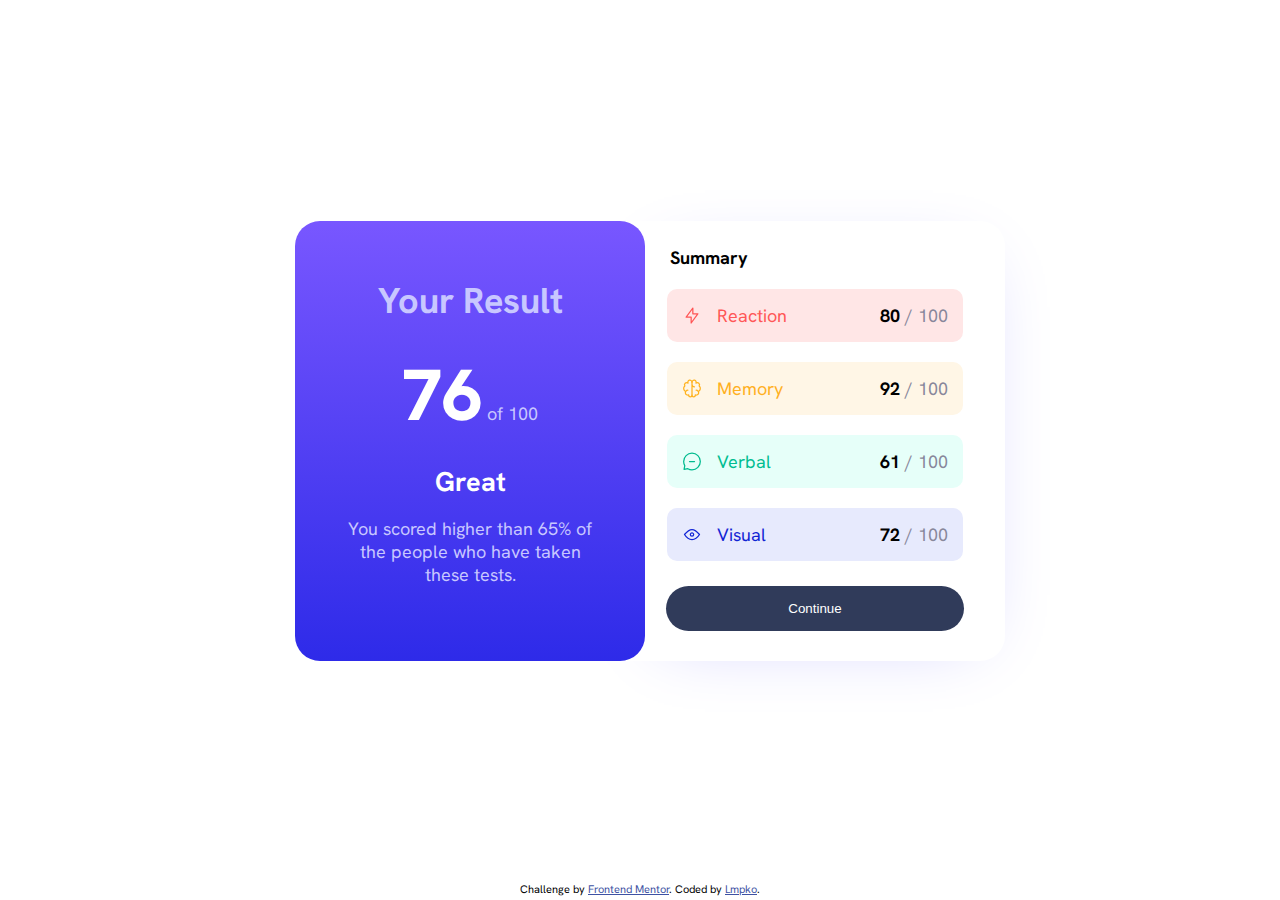
<file: index.html>
<!DOCTYPE html>
<html lang="en">
<head>
  <meta charset="UTF-8">
  <meta name="viewport" content="width=device-width, initial-scale=1.0"> <!-- displays site properly based on user's device -->

  <link rel="icon" type="image/png" sizes="32x32" href="./assets/images/favicon-32x32.png">
  <link rel="stylesheet" href="index.css">

  <title>Frontend Mentor | Results summary component</title>

  <!-- Feel free to remove these styles or customise in your own stylesheet 👍 -->
  <style>
    .attribution { font-size: 11px; text-align: center; }
    .attribution a { color: hsl(228, 45%, 44%); }
  </style>
</head>
<body>
  <main class="container">

    <section>
      <aside class="score-preview"> 
        <h1>Your Result</h1>
        <div >
          <span class="score-number">76</span>
          <span>of 100</span>
        </div>
        <h2>
          Great
        </h2>
        <p>
          You scored higher than 65% of the people who have taken these tests.
        </p>
       </aside>
      <aside class="score-summary">
        <p> Summary</p>
        <p>
          <span class="img-icon">
             <img src="/assets/images/icon-reaction.svg" alt="">
             <span>Reaction</span> 
          </span>
           <span class="score-max"><span class="score-value">80</span>  / 100</span>
           
        </p>
         
        <p>
          <span class="img-icon"> 
            <img src="/assets/images/icon-memory.svg" alt=""> 
            <span>Memory</span>
          </span>
          <span class="score-max"> <span class="score-value">92</span> / 100</span>
        </p>
  
        <p>
          <span class="img-icon">
            <img src="/assets/images/icon-verbal.svg" alt=""> 
            <span>Verbal</span> 
          </span>
          <span class="score-max"><span class="score-value">61</span>   / 100</span>
        </p>
  
        <p>
          <span class="img-icon"><img src="/assets/images/icon-visual.svg" alt=""> 
           <span>Visual</span> 
          </span>
          <span class="score-max" > <span class="score-value">72</span>  / 100</span>
        </p>
         
        <button class="button-score">Continue</button>
         
      </aside>
    </section>
  </main>

 
  
 
  
  <footer class="attribution">
    Challenge by <a href="https://www.frontendmentor.io?ref=challenge" target="_blank">Frontend Mentor</a>. 
    Coded by <a href="https://github.com/lmpko">Lmpko</a>.
  </footer>
</body>
</html>
</file>
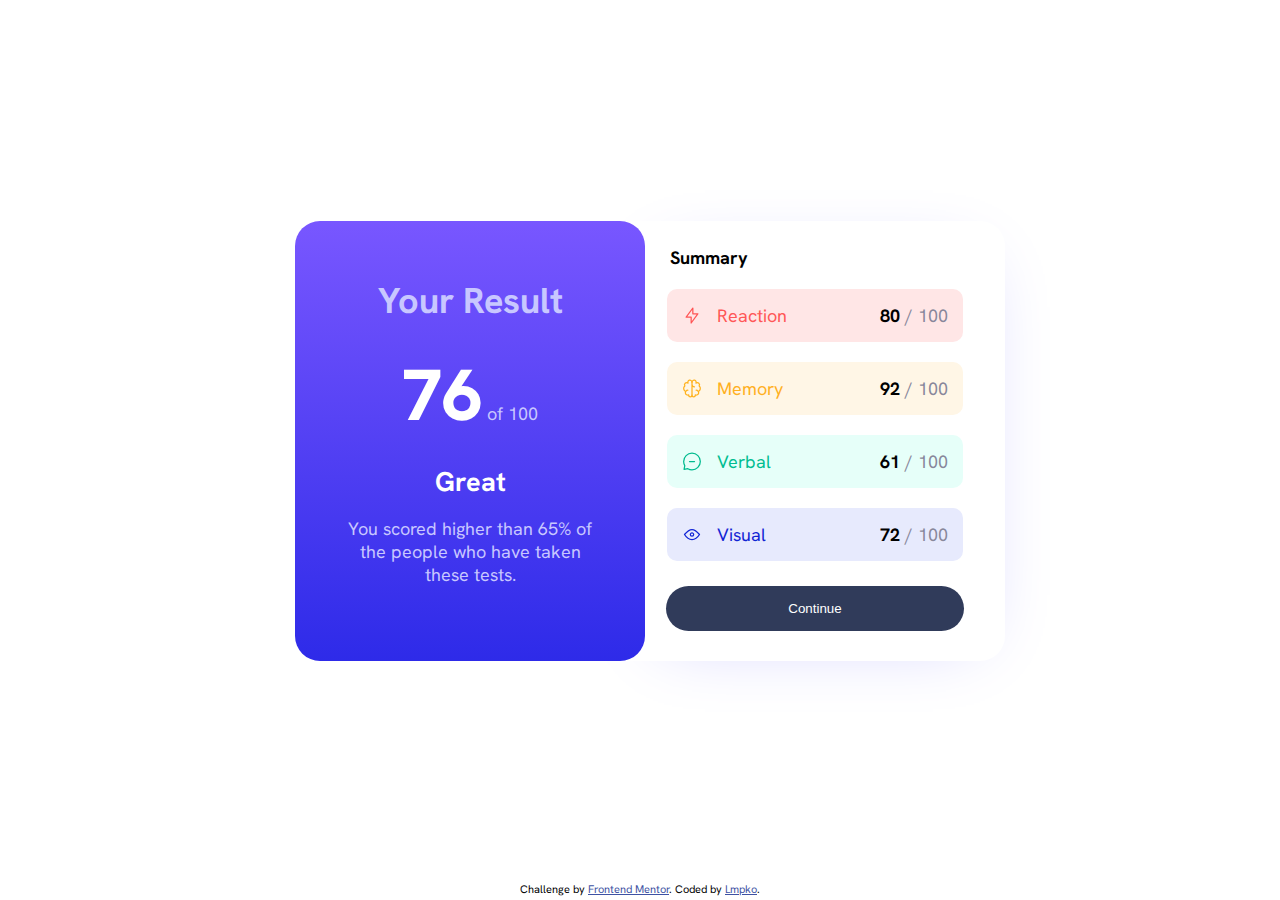
<file: results-summary-component-main/index.html>
<!DOCTYPE html>
<html lang="en">
<head>
  <meta charset="UTF-8">
  <meta name="viewport" content="width=device-width, initial-scale=1.0"> <!-- displays site properly based on user's device -->

  <link rel="icon" type="image/png" sizes="32x32" href="./assets/images/favicon-32x32.png">
  <link rel="stylesheet" href="index.css">

  <title>Frontend Mentor | Results summary component</title>

  <!-- Feel free to remove these styles or customise in your own stylesheet 👍 -->
  <style>
    .attribution { font-size: 11px; text-align: center; }
    .attribution a { color: hsl(228, 45%, 44%); }
  </style>
</head>
<body>
  <main class="container">

    <section>
      <aside id="score-preview"> 
        <h1>Your Result</h1>
        <div >
          <span class="score-number">76</span>
          <span>of 100</span>
        </div>
        <h2>
          Great
        </h2>
        <p>
          You scored higher than 65% of the people who have taken these tests.
        </p>
       </aside>
      <aside id="score-summary">
        <p> Summary</p>
        <p>
          <span class="img-icon">
             <img src="/results-summary-component-main/assets/images/icon-reaction.svg" alt="">
             <span>Reaction</span> 
          </span>
           <span class="score-max"><span class="score-value">80</span>  / 100</span>
           
        </p>
         
        <p>
          <span class="img-icon"> 
            <img src="/results-summary-component-main/assets/images/icon-memory.svg" alt=""> 
            <span>Memory</span>
          </span>
          <span class="score-max"> <span class="score-value">92</span> / 100</span>
        </p>
  
        <p>
          <span class="img-icon">
            <img src="/results-summary-component-main/assets/images/icon-verbal.svg" alt=""> 
            <span>Verbal</span> 
          </span>
          <span class="score-max"><span class="score-value">61</span>   / 100</span>
        </p>
  
        <p>
          <span class="img-icon"><img src="/results-summary-component-main/assets/images/icon-visual.svg" alt=""> 
           <span>Visual</span> 
          </span>
          <span class="score-max" > <span class="score-value">72</span>  / 100</span>
        </p>
         
        <button class="button-score">Continue</button>
         
      </aside>
    </section>
  </main>

 
  
 
  
  <footer class="attribution">
    Challenge by <a href="https://www.frontendmentor.io?ref=challenge" target="_blank">Frontend Mentor</a>. 
    Coded by <a href="https://github.com/lmpko">Lmpko</a>.
  </footer>
</body>
</html>
</file>
<file: index.css>
@font-face {
    font-family: myFont;
    src: url('assets/fonts/HankenGrotesk-VariableFont_wght.ttf');
  }

body{
    font-size: 18px;
    margin: 0;
    font-family: myFont;
}

section{
    display: flex;
    flex-direction: column;
}

.score-preview{
    display: flex;
    flex-direction: column;
    justify-content: center;
    align-items: center;
    text-align: center;
    background-image: linear-gradient(hsl(252, 100%, 67%), hsl(241, 81%, 54%));
    border-radius: 0 0 25px 25px;
    color:  hsl(241, 100%, 89%)
}

.score-preview aside{
    display: flex;
    flex-direction: column;
    justify-content: center;
    width: 200px;
    height: 200px;
    border-radius: 50%;
    background-image: linear-gradient(hsla(256, 72%, 46%, 1), hsla(241, 72%, 46%, 0));
}

.score-number{
    font-size: 72px;
    font-weight: 800;
    color: hsl(0, 0%, 100%)
}

h2{
    color: hsl(0, 0%, 100%);
    margin-bottom: 0;
}

p{
    width: 76%;
    padding-bottom: 25px;
}

.score-summary{
    display: flex;
    flex-direction: column;
    justify-content: center;
    align-items: center;
    text-align: center;
    padding: 15px;
}

.score-summary p {
    padding: 15px;
    margin: 10px;
    display: flex;
    justify-content: space-between;
    border-radius: 10px;
}

.score-summary p:nth-child(1){
   padding: 0;
   margin-left: -15px;
   font-weight: 700;
}
.score-summary p:nth-child(2){
    background-color: hsl(0, 100%, 95%);
    color: hsl(0, 100%, 67%);;
}
.score-summary p:nth-child(3){
    background-color: hsl(39, 100%, 95%);
    color: hsl(39, 100%, 56%);
}
.score-summary p:nth-child(4){
    background-color: hsl(166, 100%, 95%);
    color: hsl(166, 100%, 37%);
}
.score-summary p:nth-child(5){
    background-color: hsl(234, 85%, 95%);
    color: hsl(234, 85%, 45%);
}

.img-icon{
    display: flex;
    flex-direction: row;

}

.img-icon img {
    padding-right: 15px;
}

.button-score{
    width: 85%;
    padding: 15px;
    margin: 15px;
    border-radius: 25px;
    color: hsl(0, 0%, 100%);
    font-weight: 500;
    background-color: hsl(224, 30%, 27%);
    border: none;

}

.score-value{
    color: black;
    font-weight: 700;
}

.score-max{
    color: hsl(242deg 8.78% 56.84%);
}

.button-score:hover, .button-score:focus {
    cursor: pointer;
    background-image: linear-gradient(hsla(256, 72%, 46%, 1), hsla(241, 72%, 46%, 0));
}

@media (min-width: 768px) { 
    html,body{
        height: 100vh;
        
    }
    section{
        flex-direction: row;
        justify-content: center;
    }
    .container{
        height: 98vh;
        display: flex;
        justify-content: center;
        align-items: center;
    }
    .score-preview{
        width: 350px;
        border-radius: 25px;
        position: relative;
        right: -20px;
    }
    .score-summary{
        width: 350px;
        border-radius: 0 25px 25px 0;
        box-shadow: 4px 10px 70px -35px hsl(241, 100%, 89%);
    }
 }
</file>
<file: results-summary-component-main/index.css>
@font-face {
    font-family: myFont;
    src: url('assets/fonts/HankenGrotesk-VariableFont_wght.ttf');
  }

body{
    font-size: 18px;
    margin: 0;
    font-family: myFont;
}

section{
    display: flex;
    flex-direction: column;
}

#score-preview{
    display: flex;
    flex-direction: column;
    justify-content: center;
    align-items: center;
    text-align: center;
    background-image: linear-gradient(hsl(252, 100%, 67%), hsl(241, 81%, 54%));
    border-radius: 0 0 25px 25px;
    color:  hsl(241, 100%, 89%)
}

#score-preview aside{
    display: flex;
    flex-direction: column;
    justify-content: center;
    width: 200px;
    height: 200px;
    border-radius: 50%;
    background-image: linear-gradient(hsla(256, 72%, 46%, 1), hsla(241, 72%, 46%, 0));
}

.score-number{
    font-size: 72px;
    font-weight: 800;
    color: hsl(0, 0%, 100%)
}

h2{
    color: hsl(0, 0%, 100%);
    margin-bottom: 0;
}

p{
    width: 76%;
    padding-bottom: 25px;
}

#score-summary{
    display: flex;
    flex-direction: column;
    justify-content: center;
    align-items: center;
    text-align: center;
    padding: 15px;
}

#score-summary p {
    padding: 15px;
    margin: 10px;
    display: flex;
    justify-content: space-between;
    border-radius: 10px;
}

#score-summary p:nth-child(1){
   padding: 0;
   margin-left: -15px;
   font-weight: 700;
}
#score-summary p:nth-child(2){
    background-color: hsl(0, 100%, 95%);
    color: hsl(0, 100%, 67%);;
}
#score-summary p:nth-child(3){
    background-color: hsl(39, 100%, 95%);
    color: hsl(39, 100%, 56%);
}
#score-summary p:nth-child(4){
    background-color: hsl(166, 100%, 95%);
    color: hsl(166, 100%, 37%);
}
#score-summary p:nth-child(5){
    background-color: hsl(234, 85%, 95%);
    color: hsl(234, 85%, 45%);
}

.img-icon{
    display: flex;
    flex-direction: row;

}

.img-icon img {
    padding-right: 15px;
}

.button-score{
    width: 85%;
    padding: 15px;
    margin: 15px;
    border-radius: 25px;
    color: hsl(0, 0%, 100%);
    font-weight: 500;
    background-color: hsl(224, 30%, 27%);
    border: none;

}

.score-value{
    color: black;
    font-weight: 700;
}

.score-max{
    color: hsl(242deg 8.78% 56.84%);
}

.button-score:hover, .button-score:focus {
    cursor: pointer;
    background-image: linear-gradient(hsla(256, 72%, 46%, 1), hsla(241, 72%, 46%, 0));
}

@media (min-width: 768px) { 
    html,body{
        height: 100vh;
        
    }
    section{
        flex-direction: row;
        justify-content: center;
    }
    .container{
        height: 98vh;
        display: flex;
        justify-content: center;
        align-items: center;
    }
    #score-preview{
        width: 350px;
        border-radius: 25px;
        position: relative;
        right: -20px;
    }
    #score-summary{
        width: 350px;
        border-radius: 0 25px 25px 0;
        box-shadow: 4px 10px 70px -35px hsl(241, 100%, 89%);
    }
 }
</file>
